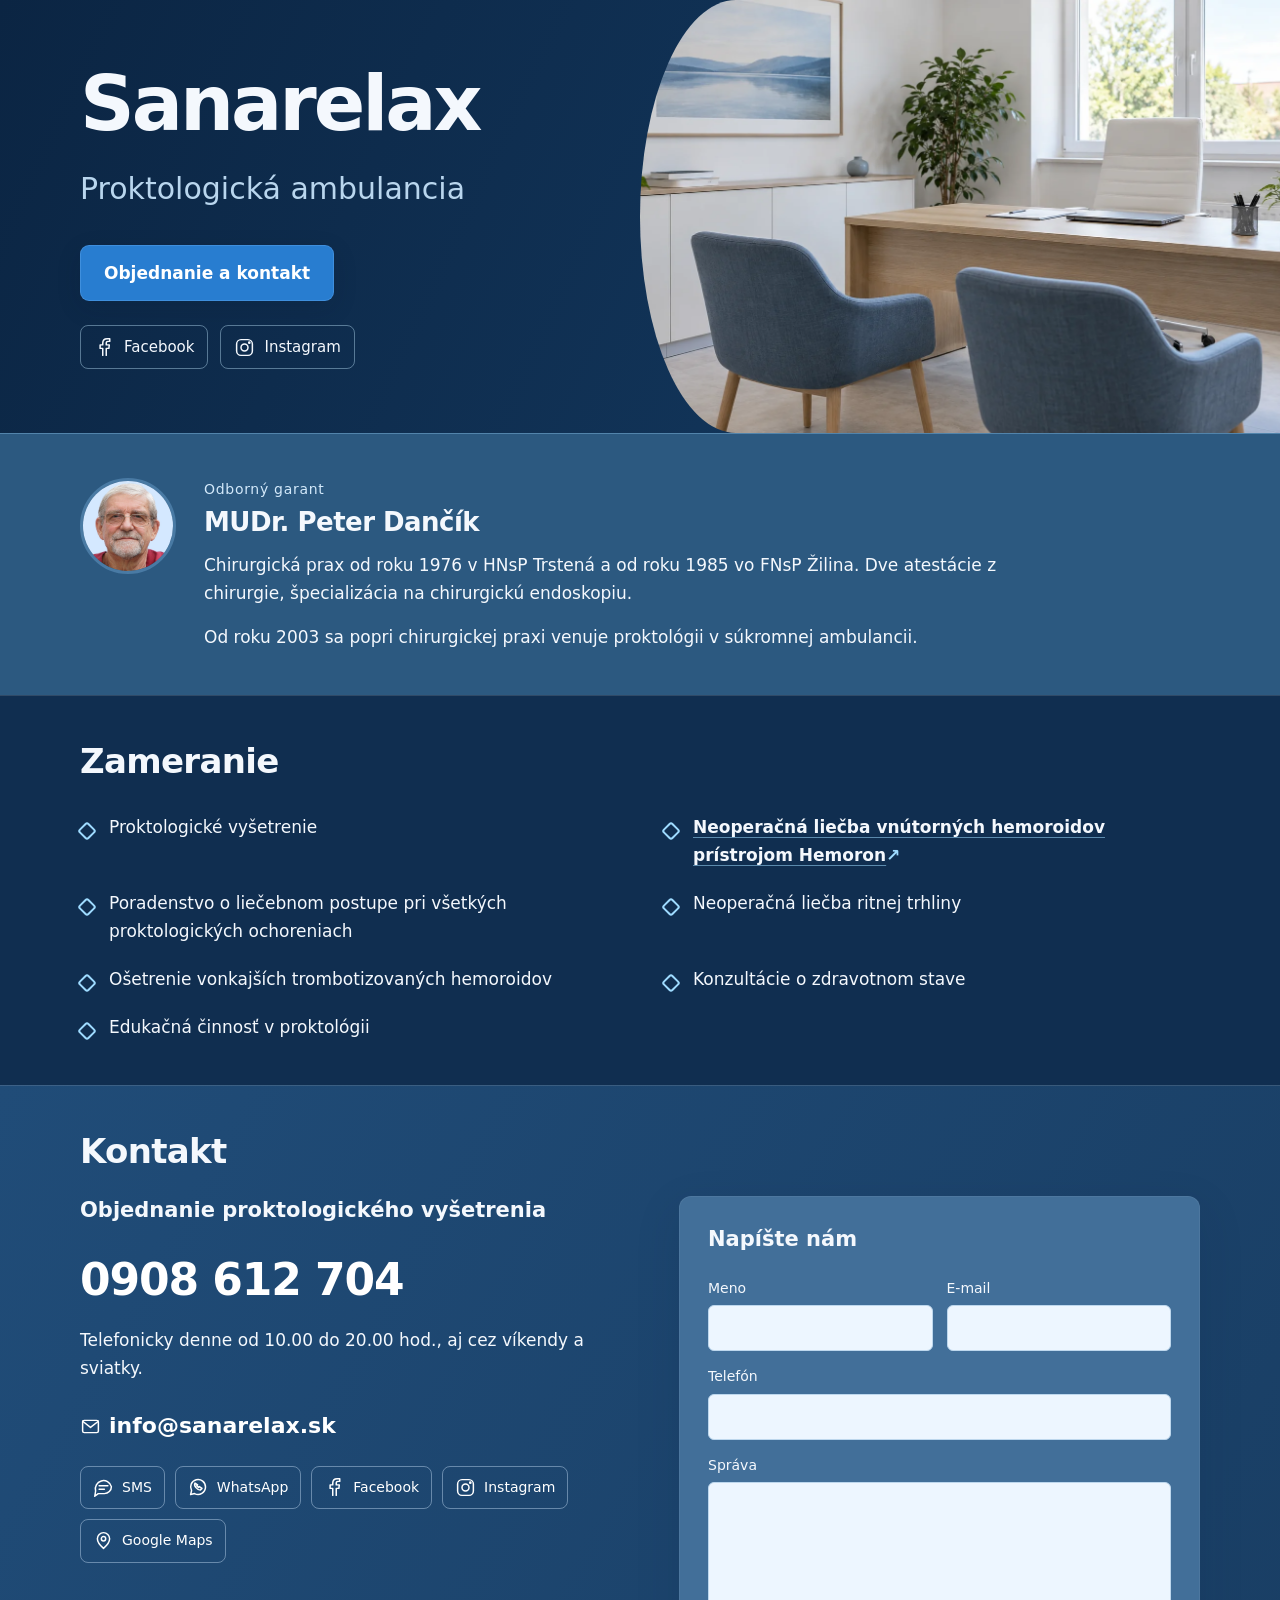
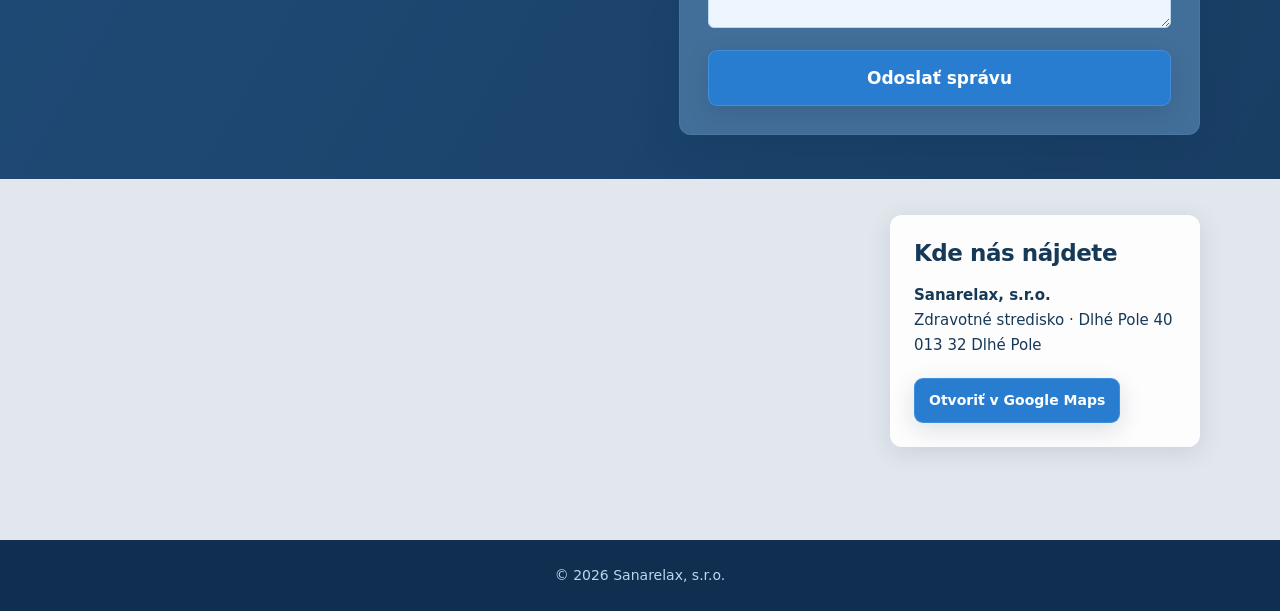
<file: index.html>
<!DOCTYPE html>
<html lang="sk">
<head>
  <meta charset="utf-8">
  <meta name="viewport" content="width=device-width, initial-scale=1">
  <title>Sanarelax – proktologická ambulancia</title>
  <meta name="description" content="Proktologická ambulancia Sanarelax v Dlhom Poli. Odborný garant MUDr. Peter Dančík. Objednanie na telefónnom čísle 0908 612 704.">
  <link rel="stylesheet" href="assets/css/main.css">
</head>
<body>
  <main>
    <header class="hero">
<div class="hero-copy">
      <h1>Sanarelax</h1>
      <p class="subtitle">Proktologická ambulancia</p>
      <a class="button" href="#kontakt">Objednanie a kontakt</a>
      <nav class="hero-social" aria-label="Sociálne siete">
        <a href="https://www.facebook.com/sanarelax/"><svg viewBox="0 0 24 24" aria-hidden="true" fill="none" stroke="currentColor" stroke-width="1.7" stroke-linecap="round" stroke-linejoin="round"><path d="M14 21v-8h3l.5-4H14V7c0-1 .5-2 2-2h2V2h-3c-3 0-5 2-5 5v2H7v4h3v8"/></svg><span>Facebook</span></a>
        <a href="https://www.instagram.com/sanarelax/"><svg viewBox="0 0 24 24" aria-hidden="true" fill="none" stroke="currentColor" stroke-width="1.7" stroke-linecap="round" stroke-linejoin="round"><rect x="3" y="3" width="18" height="18" rx="5"/><circle cx="12" cy="12" r="4"/><circle cx="17.5" cy="6.5" r=".7" fill="currentColor"/></svg><span>Instagram</span></a>
      </nav>
    </div><img class="hero-image" src="assets/img/ordinacia.webp" alt="" width="1774" height="887" fetchpriority="high"></header>

    <section class="doctor-section" aria-labelledby="lekar">
      <div class="doctor">
        <img class="portrait" src="assets/img/peter-dancik.jpg" alt="MUDr. Peter Dančík" width="96">
        <div>
          <p class="label">Odborný garant</p>
          <h2 id="lekar">MUDr. Peter Dančík</h2>
          <p>Chirurgická prax od roku 1976 v HNsP Trstená a od roku 1985 vo FNsP Žilina. Dve atestácie z chirurgie, špecializácia na chirurgickú endoskopiu.</p>
          <p>Od roku 2003 sa popri chirurgickej praxi venuje proktológii v súkromnej ambulancii.</p>
        </div>
      </div>
    </section>

    <section class="services" aria-labelledby="zameranie">
      <h2 id="zameranie">Zameranie</h2>
      <ul>
        <li>Proktologické vyšetrenie</li>
        <li><a href="hemoron.html">Neoperačná liečba vnútorných hemoroidov prístrojom Hemoron<span class="service-arrow" aria-hidden="true"> ↗</span></a></li>
        <li>Poradenstvo o liečebnom postupe pri všetkých proktologických ochoreniach</li>
        <li>Neoperačná liečba ritnej trhliny</li>
        <li>Ošetrenie vonkajších trombotizovaných hemoroidov</li>
        <li>Konzultácie o zdravotnom stave</li>
        <li>Edukačná činnosť v proktológii</li>
      </ul>
    </section>

    <section id="kontakt" aria-labelledby="kontakt-nadpis">
      <h2 id="kontakt-nadpis">Kontakt</h2>
      <div class="contact-grid">
      <div>
      <h3>Objednanie proktologického vyšetrenia</h3>
      <a class="phone" href="tel:+421908612704">0908 612 704</a>
      <p>Telefonicky denne od 10.00 do 20.00 hod., aj cez víkendy a sviatky.</p>
      <div class="links" aria-label="Možnosti kontaktu">
        <a href="mailto:info@sanarelax.sk"><svg viewBox="0 0 24 24" aria-hidden="true" fill="none" stroke="currentColor" stroke-width="1.7" stroke-linecap="round" stroke-linejoin="round"><rect x="3" y="5" width="18" height="14" rx="2"/><path d="m3 6 9 7 9-7"/></svg><span>info@sanarelax.sk</span></a>
        <a href="sms:+421908612704"><svg viewBox="0 0 24 24" aria-hidden="true" fill="none" stroke="currentColor" stroke-width="1.7" stroke-linecap="round" stroke-linejoin="round"><path d="M21 11a8 8 0 0 1-8 8H6l-4 3 1-6a8 8 0 1 1 18-5Z"/><path d="M7 10h10M7 14h6"/></svg><span>SMS</span></a>
        <a href="https://wa.me/421908612704"><svg viewBox="0 0 24 24" aria-hidden="true" fill="none" stroke="currentColor" stroke-width="1.7" stroke-linecap="round" stroke-linejoin="round"><path d="M20 11.5a8.5 8.5 0 0 1-12.5 7.4L3 20l1.1-4.5A8.5 8.5 0 1 1 20 11.5Z"/><path d="M8 7c-2 3 3 8 6 8l2-2-3-2-1 1-2-2 1-1Z"/></svg><span>WhatsApp</span></a>
        <a href="https://www.facebook.com/sanarelax/"><svg viewBox="0 0 24 24" aria-hidden="true" fill="none" stroke="currentColor" stroke-width="1.7" stroke-linecap="round" stroke-linejoin="round"><path d="M14 21v-8h3l.5-4H14V7c0-1 .5-2 2-2h2V2h-3c-3 0-5 2-5 5v2H7v4h3v8"/></svg><span>Facebook</span></a>
        <a href="https://www.instagram.com/sanarelax/"><svg viewBox="0 0 24 24" aria-hidden="true" fill="none" stroke="currentColor" stroke-width="1.7" stroke-linecap="round" stroke-linejoin="round"><rect x="3" y="3" width="18" height="18" rx="5"/><circle cx="12" cy="12" r="4"/><circle cx="17.5" cy="6.5" r=".7" fill="currentColor"/></svg><span>Instagram</span></a>
        <a href="https://g.page/r/CdCc1nNWiC0nEAE"><svg viewBox="0 0 24 24" aria-hidden="true" fill="none" stroke="currentColor" stroke-width="1.7" stroke-linecap="round" stroke-linejoin="round"><path d="M19 10c0 5-7 11-7 11S5 15 5 10a7 7 0 1 1 14 0Z"/><circle cx="12" cy="10" r="2.5"/></svg><span>Google Maps</span></a>
      </div>

      </div>
      <form action="poslat.php" method="post">
        <h3>Napíšte nám</h3>
        <div class="form-row">
          <div class="field">
            <label for="contact_name">Meno</label>
            <input type="text" id="contact_name" name="contact_name" autocomplete="name" required>
          </div>
          <div class="field">
            <label for="contact_email">E-mail</label>
            <input type="email" id="contact_email" name="contact_email" autocomplete="email" required>
          </div>
        </div>
        <div class="field">
          <label for="contact_phone">Telefón</label>
          <input type="tel" id="contact_phone" name="contact_phone" autocomplete="tel" required>
        </div>
        <div class="field">
          <label for="contact_message">Správa</label>
          <textarea id="contact_message" name="contact_message" rows="5" required></textarea>
        </div>
        <button type="submit" class="button">Odoslať správu</button>
      </form>
      </div>
    </section>

    <section class="location" aria-labelledby="poloha-nadpis">
      <div class="location-info">
        <div>
          <h2 id="poloha-nadpis">Kde nás nájdete</h2>
          <address><strong>Sanarelax, s.r.o.</strong><br>
          Zdravotné stredisko · Dlhé Pole 40<br>
          013 32 Dlhé Pole</address>
        </div>
        <a class="button" href="https://g.page/r/CdCc1nNWiC0nEAE">Otvoriť v Google Maps</a>
      </div>
      <iframe id="gmapa" title="Mapa – Zdravotné stredisko Dlhé Pole" src="https://www.google.com/maps/embed?pb=!1m18!1m12!1m3!1d2601.9226549491436!2d18.625290515036497!3d49.296808277691724!2m3!1f0!2f0!3f0!3m2!1i1024!2i768!4f13.1!3m3!1m2!1s0x471467ad8bfbe7f3%3A0xce973a1a2fecd4f9!2sZdravotn%C3%A9%20stredisko%20Dlh%C3%A9%20Pole!5e0!3m2!1scs!2ssk!4v1595148067368!5m2!1scs!2ssk" width="100%" height="350" style="border:0" allowfullscreen loading="lazy"></iframe>
    </section>

    <footer>© 2026 Sanarelax, s.r.o.</footer>
  </main>
</body>
</html>
</file>
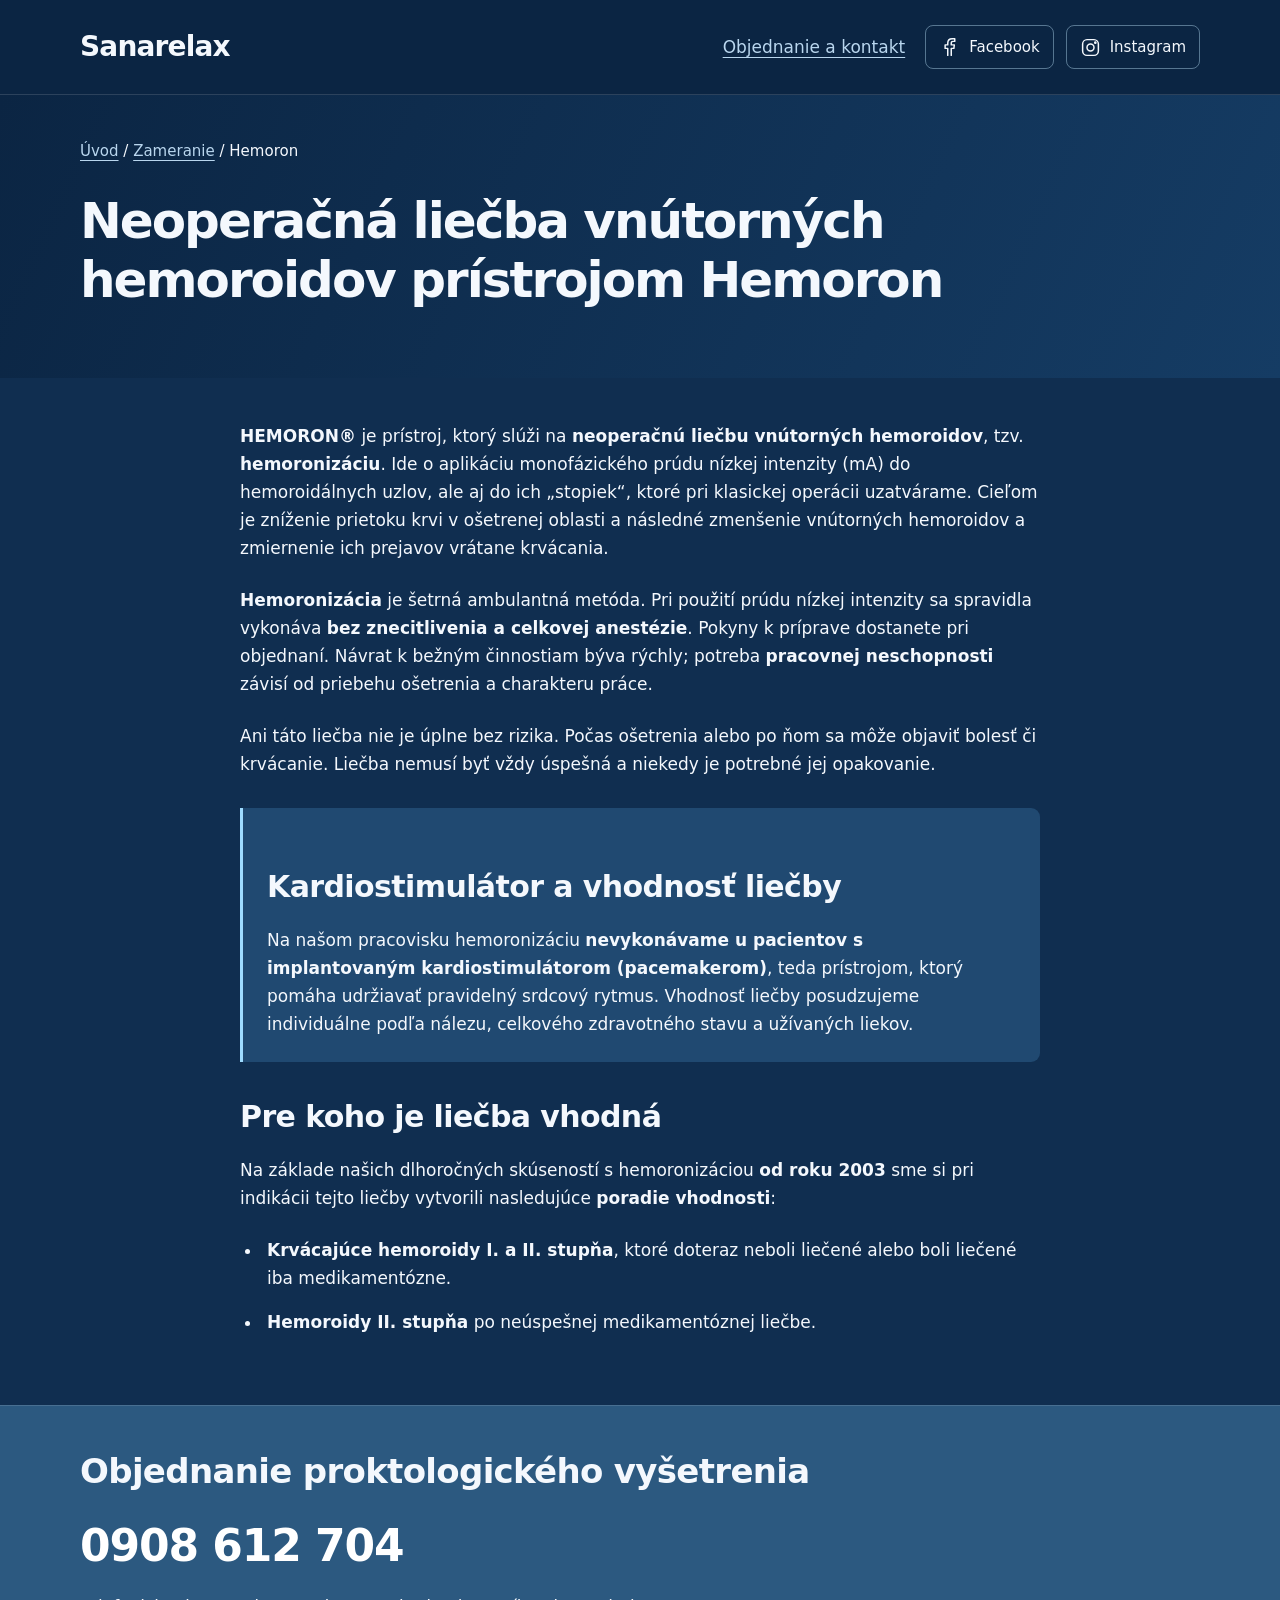
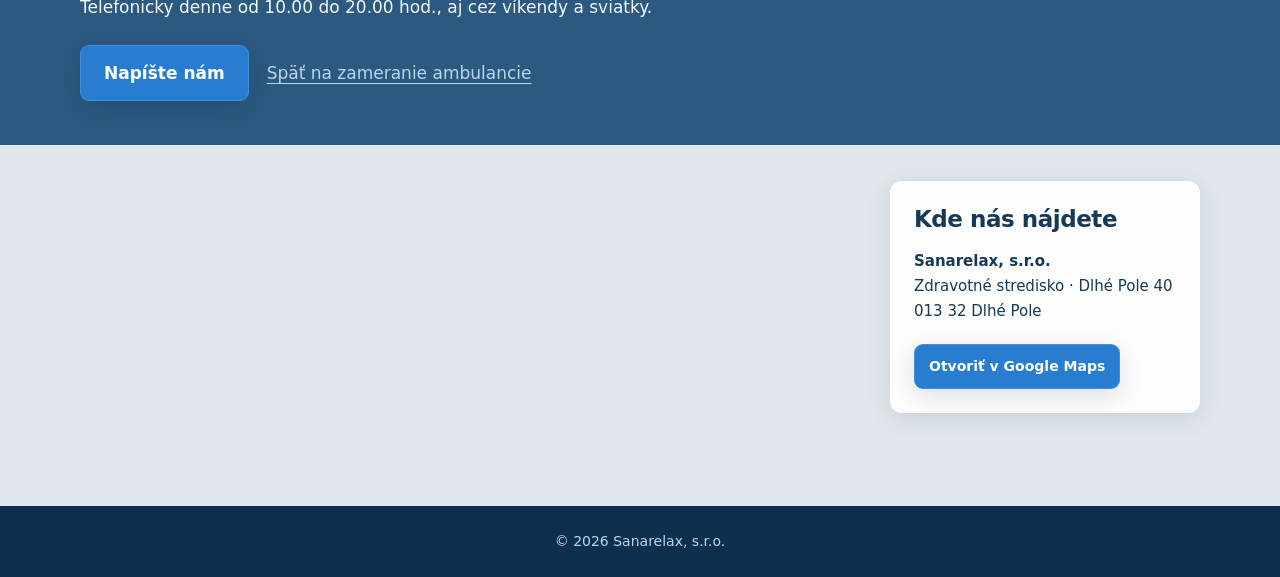
<file: hemoron.html>
<!DOCTYPE html>
<html lang="sk">
<head>
  <meta charset="utf-8">
  <meta name="viewport" content="width=device-width, initial-scale=1">
  <title>Hemoron – neoperačná liečba vnútorných hemoroidov | Sanarelax</title>
  <meta name="description" content="Neoperačná liečba vnútorných hemoroidov prístrojom Hemoron v ambulancii Sanarelax. MUDr. Peter Dančík, skúsenosti s hemoronizáciou od roku 2003.">
  <link rel="stylesheet" href="assets/css/main.css">
</head>
<body>
  <header class="subpage-header">
    <a class="brand" href="index.html">Sanarelax</a>
    <div class="subpage-nav">
      <a href="index.html#kontakt">Objednanie a kontakt</a>
      <nav class="hero-social" aria-label="Sociálne siete">
        <a href="https://www.facebook.com/sanarelax/"><svg viewBox="0 0 24 24" aria-hidden="true" fill="none" stroke="currentColor" stroke-width="1.7" stroke-linecap="round" stroke-linejoin="round"><path d="M14 21v-8h3l.5-4H14V7c0-1 .5-2 2-2h2V2h-3c-3 0-5 2-5 5v2H7v4h3v8"/></svg><span>Facebook</span></a>
        <a href="https://www.instagram.com/sanarelax/"><svg viewBox="0 0 24 24" aria-hidden="true" fill="none" stroke="currentColor" stroke-width="1.7" stroke-linecap="round" stroke-linejoin="round"><rect x="3" y="3" width="18" height="18" rx="5"/><circle cx="12" cy="12" r="4"/><circle cx="17.5" cy="6.5" r=".7" fill="currentColor"/></svg><span>Instagram</span></a>
      </nav>
    </div>
  </header>
  <main>
    <article aria-labelledby="hemoron-nadpis">
      <header class="article-hero">
        <nav class="breadcrumb" aria-label="Navigácia na stránke"><a href="index.html">Úvod</a> / <a href="index.html#zameranie">Zameranie</a> / <span aria-current="page">Hemoron</span></nav>
        <h1 id="hemoron-nadpis">Neoperačná liečba vnútorných hemoroidov prístrojom Hemoron</h1>
      </header>
      <div class="article-body">
        <p><strong>HEMORON®</strong> je prístroj, ktorý slúži na <strong>neoperačnú liečbu vnútorných hemoroidov</strong>, tzv. <strong>hemoronizáciu</strong>. Ide o aplikáciu monofázického prúdu nízkej intenzity (mA) do hemoroidálnych uzlov, ale aj do ich „stopiek“, ktoré pri klasickej operácii uzatvárame. Cieľom je zníženie prietoku krvi v ošetrenej oblasti a následné zmenšenie vnútorných hemoroidov a zmiernenie ich prejavov vrátane krvácania.</p>

        <p><strong>Hemoronizácia</strong> je šetrná ambulantná metóda. Pri použití prúdu nízkej intenzity sa spravidla vykonáva <strong>bez znecitlivenia a celkovej anestézie</strong>. Pokyny k príprave dostanete pri objednaní. Návrat k bežným činnostiam býva rýchly; potreba <strong>pracovnej neschopnosti</strong> závisí od priebehu ošetrenia a charakteru práce.</p>

        <p>Ani táto liečba nie je úplne bez rizika. Počas ošetrenia alebo po ňom sa môže objaviť bolesť či krvácanie. Liečba nemusí byť vždy úspešná a niekedy je potrebné jej opakovanie.</p>

        <aside class="article-note" aria-labelledby="kontraindikacia">
          <h2 id="kontraindikacia">Kardiostimulátor a vhodnosť liečby</h2>
          <p>Na našom pracovisku hemoronizáciu <strong>nevykonávame u pacientov s implantovaným kardiostimulátorom (pacemakerom)</strong>, teda prístrojom, ktorý pomáha udržiavať pravidelný srdcový rytmus. Vhodnosť liečby posudzujeme individuálne podľa nálezu, celkového zdravotného stavu a užívaných liekov.</p>
        </aside>

        <h2>Pre koho je liečba vhodná</h2>
        <p>Na základe našich dlhoročných skúseností s hemoronizáciou <strong>od roku 2003</strong> sme si pri indikácii tejto liečby vytvorili nasledujúce <strong>poradie vhodnosti</strong>:</p>
        <ul>
          <li><strong>Krvácajúce hemoroidy I. a II. stupňa</strong>, ktoré doteraz neboli liečené alebo boli liečené iba medikamentózne.</li>
          <li><strong>Hemoroidy II. stupňa</strong> po neúspešnej medikamentóznej liečbe.</li>
        </ul>
      </div>
    </article>
    <section class="article-contact" aria-labelledby="objednanie">
      <h2 id="objednanie">Objednanie proktologického vyšetrenia</h2>
      <a class="phone" href="tel:+421908612704">0908 612 704</a>
      <p>Telefonicky denne od 10.00 do 20.00 hod., aj cez víkendy a sviatky.</p>
      <div class="actions"><a class="button" href="index.html#kontakt">Napíšte nám</a><a href="index.html#zameranie">Späť na zameranie ambulancie</a></div>
    </section>
    <section class="location" aria-labelledby="poloha-nadpis">
      <div class="location-info">
        <div>
          <h2 id="poloha-nadpis">Kde nás nájdete</h2>
          <address><strong>Sanarelax, s.r.o.</strong><br>
          Zdravotné stredisko · Dlhé Pole 40<br>
          013 32 Dlhé Pole</address>
        </div>
        <a class="button" href="https://g.page/r/CdCc1nNWiC0nEAE">Otvoriť v Google Maps</a>
      </div>
      <iframe id="gmapa" title="Mapa – Zdravotné stredisko Dlhé Pole" src="https://www.google.com/maps/embed?pb=!1m18!1m12!1m3!1d2601.9226549491436!2d18.625290515036497!3d49.296808277691724!2m3!1f0!2f0!3f0!3m2!1i1024!2i768!4f13.1!3m3!1m2!1s0x471467ad8bfbe7f3%3A0xce973a1a2fecd4f9!2sZdravotn%C3%A9%20stredisko%20Dlh%C3%A9%20Pole!5e0!3m2!1scs!2ssk!4v1595148067368!5m2!1scs!2ssk" width="100%" height="350" style="border:0" allowfullscreen loading="lazy"></iframe>
    </section>
    <footer>© 2026 Sanarelax, s.r.o.</footer>
  </main>
</body>
</html>
</file>
<file: assets/css/main.css>
:root{color-scheme:dark;--navy:#123458;--deep:#102e50;--panel:#204971;--text:#f4f8fd;--muted:#b9d6ee;--line:#ffffff22;--accent:#287dd0;--width:1120px}*{box-sizing:border-box}html{scroll-behavior:smooth}body{margin:0;background:var(--deep);color:var(--text);font:17px/1.65 system-ui,-apple-system,BlinkMacSystemFont,"Segoe UI",sans-serif}main{width:100%;margin:auto}a{color:var(--muted);text-underline-offset:4px}a:hover{color:white}:focus-visible{outline:3px solid #a6dcff;outline-offset:5px}h1,h2,h3,p{margin:0 0 16px}h1{font-size:clamp(46px,6vw,76px);letter-spacing:-.04em;line-height:1.05}h2{font-size:clamp(25px,3vw,34px);line-height:1.25;letter-spacing:-.02em}h3{font-size:21px;line-height:1.4}.subtitle{font-size:clamp(22px,3vw,30px);color:var(--muted);margin:20px 0 32px}.button{display:inline-flex;justify-content:center;align-items:center;padding:13px 23px;border:1px solid #80bfff44;border-radius:9px;background:var(--accent);color:white;font:inherit;font-weight:650;text-decoration:none;cursor:pointer;box-shadow:0 7px 24px #04182c22}.button:hover{background:#1f68b0}.hero{display:grid;grid-template-columns:1fr 1fr;background:linear-gradient(115deg,#0b2543,#153c64);min-height:390px}.hero-copy{align-self:center;padding:64px 34px 64px max(28px,calc((100vw - var(--width))/2))}.hero-image{width:100%;height:100%;min-height:390px;object-fit:cover;border-radius:18% 0 0 18% / 60% 0 0 60%}section{border-top:1px solid var(--line);padding:44px max(28px,calc((100vw - var(--width))/2));scroll-margin-top:20px}.doctor-section{background:#2c5980;border-top:1px solid #9edbff55}.doctor-section .label{color:#d3e9fa}.doctor{display:flex;align-items:flex-start;gap:28px;max-width:960px}.portrait{width:96px;height:96px;object-fit:cover;border-radius:50%;flex:0 0 96px;border:3px solid #8bc7f34d}.label{color:var(--muted);font-size:14px;letter-spacing:.05em;margin-bottom:5px}.doctor h2{font-size:26px;margin-bottom:12px}.doctor p:last-child{margin-bottom:0}.services{background:var(--deep)}.services h2{margin-bottom:30px}.services ul{display:grid;grid-template-columns:1fr 1fr;gap:20px 48px;list-style:none;margin:0;padding:0}.services li{position:relative;padding-left:29px}.services li:before{content:"";position:absolute;left:0;top:.65em;width:10px;height:10px;border:2px solid #9edbff;border-radius:3px;transform:rotate(45deg)}#kontakt{background:linear-gradient(120deg,#204c78,#193e64)}.contact-grid{display:grid;grid-template-columns:1.05fr 1fr;gap:52px;align-items:start}#kontakt>h2{margin-bottom:24px}.phone{display:inline-block;font-size:clamp(30px,4vw,44px);line-height:1.3;color:#fff;text-decoration:none;font-weight:700;margin:9px 0 18px;letter-spacing:-.025em}.links{display:flex;flex-wrap:wrap;gap:10px;margin-top:26px}.links a{display:inline-flex;align-items:center;gap:8px;color:#fff;text-decoration:none;font-size:14px;border:1px solid #b1cbe580;border-radius:8px;padding:9px 12px}.links a:hover{background:#ffffff12}.links a:first-child{width:100%;border:0;padding:0 0 12px;font-size:22px;font-weight:600}.links svg{width:21px;height:21px;flex-shrink:0}.links span{overflow-wrap:anywhere}form{background:#426f99;padding:28px;border:1px solid #ffffff0f;border-radius:12px;box-shadow:0 15px 45px #09234020}form h3{margin-bottom:22px}.form-row{display:grid;grid-template-columns:1fr 1fr;gap:14px}.field{margin-bottom:14px;min-width:0}label{display:block;font-size:14px;margin-bottom:5px}input,textarea{font:inherit;line-height:1.45;width:100%;padding:10px 12px;background:#edf6ff;color:#17324b;border:1px solid #bdd7ed;border-radius:6px;min-height:44px;color-scheme:light}textarea{resize:vertical;min-height:116px}form .button{width:100%}.location{padding:0;position:relative;background:#e2e7ed;color:#173958}.location iframe{display:block;width:100%;height:360px;border:0;filter:grayscale(1)}.location-info{position:absolute;right:max(28px,calc((100vw - var(--width))/2));top:35px;width:310px;padding:24px;border-radius:12px;background:#ffffffed;z-index:1;box-shadow:0 5px 24px #17395820}.location-info h2{font-size:23px}.location-info address{font-style:normal;font-size:15px}.location-info .button{margin-top:20px;padding:10px 14px;font-size:14px}footer{text-align:center;padding:24px;color:var(--muted);font-size:14px}.response-page main{max-width:800px;padding:48px 24px}.response-page header{padding:30px 0}.response-page section{padding:30px;background:var(--panel);border-radius:12px}.status{font-size:32px;color:var(--muted)}.actions{display:flex;flex-wrap:wrap;gap:18px;align-items:center}.note{color:var(--muted)}[hidden]{display:none!important}progress{width:100%;accent-color:var(--accent);margin:16px 0}@media(max-width:760px){.hero{grid-template-columns:1fr}.hero-copy{padding:42px 24px}.hero-image{height:230px;min-height:0;border-radius:0}.contact-grid{grid-template-columns:1fr;gap:30px}section{padding:32px 24px}.services ul{grid-template-columns:1fr;gap:17px}.location{padding:0}.location-info{position:static;width:auto;border-radius:0;padding:26px 24px}.location iframe{height:300px}.doctor{gap:18px}.portrait{width:80px;height:80px;flex-basis:80px}.doctor h2{font-size:23px}form{padding:22px}}@media(max-width:380px){.form-row{grid-template-columns:1fr;gap:0}.doctor{display:block}.portrait{margin-bottom:16px}.links a:first-child{font-size:19px}}@media(prefers-reduced-motion:reduce){html{scroll-behavior:auto}}
.hero-social{display:flex;flex-wrap:wrap;gap:12px;margin-top:24px}.hero-social a{display:inline-flex;align-items:center;gap:9px;min-height:44px;padding:9px 13px;border:1px solid #a9cfe77a;border-radius:8px;color:#f4f8fd;text-decoration:none;font-size:15px;line-height:1.4}.hero-social a:hover{background:#ffffff14;border-color:#a9cfe7}.hero-social svg{width:21px;height:21px;flex-shrink:0}

/* Spoločné prvky podstránok zamerania */
.services li a{color:var(--text);font-weight:600;text-decoration-thickness:1px;text-decoration-color:#9edbff88}
.services li a:hover{color:#bce6ff;text-decoration-color:currentColor}
.service-arrow{display:inline-block;color:#9edbff}
.subpage-header{padding:24px max(24px,calc((100vw - var(--width))/2));background:#0b2543;display:flex;flex-wrap:wrap;justify-content:space-between;align-items:center;gap:18px;border-bottom:1px solid var(--line)}
.brand{color:var(--text);text-decoration:none;font-size:28px;font-weight:700;letter-spacing:-.03em}
.subpage-nav{display:flex;flex-wrap:wrap;align-items:center;gap:20px}
.subpage-nav .hero-social{margin:0}
.article-hero{background:linear-gradient(115deg,#0b2543,#153c64);padding:44px max(24px,calc((100vw - var(--width))/2)) 52px}
.breadcrumb{margin:0 0 28px;font-size:15px}
.article-hero h1{max-width:900px;font-size:clamp(30px,4.5vw,50px);line-height:1.18;overflow-wrap:break-word}
.article-body{max-width:calc(800px + 48px);margin:auto;padding:44px 24px 52px}
.article-body p{margin-bottom:24px}
.article-body h2{margin:36px 0 20px;font-size:clamp(24px,3vw,30px)}
.article-body li{padding-left:5px;margin-bottom:16px}
.article-body ul{padding-left:22px}
.article-note{padding:24px;border-left:3px solid #9edbff;background:var(--panel);border-radius:0 9px 9px 0;margin:30px 0}
.article-note p:last-child{margin-bottom:0}
.article-contact{background:#2c5980}
.article-contact .actions{margin-top:24px}
.article-contact p{max-width:800px}
@media(max-width:760px){.subpage-header{padding:20px 24px}.subpage-nav{gap:16px}.article-hero{padding-top:30px;padding-bottom:36px}.article-body{padding-top:32px;padding-bottom:32px}}
</file>
